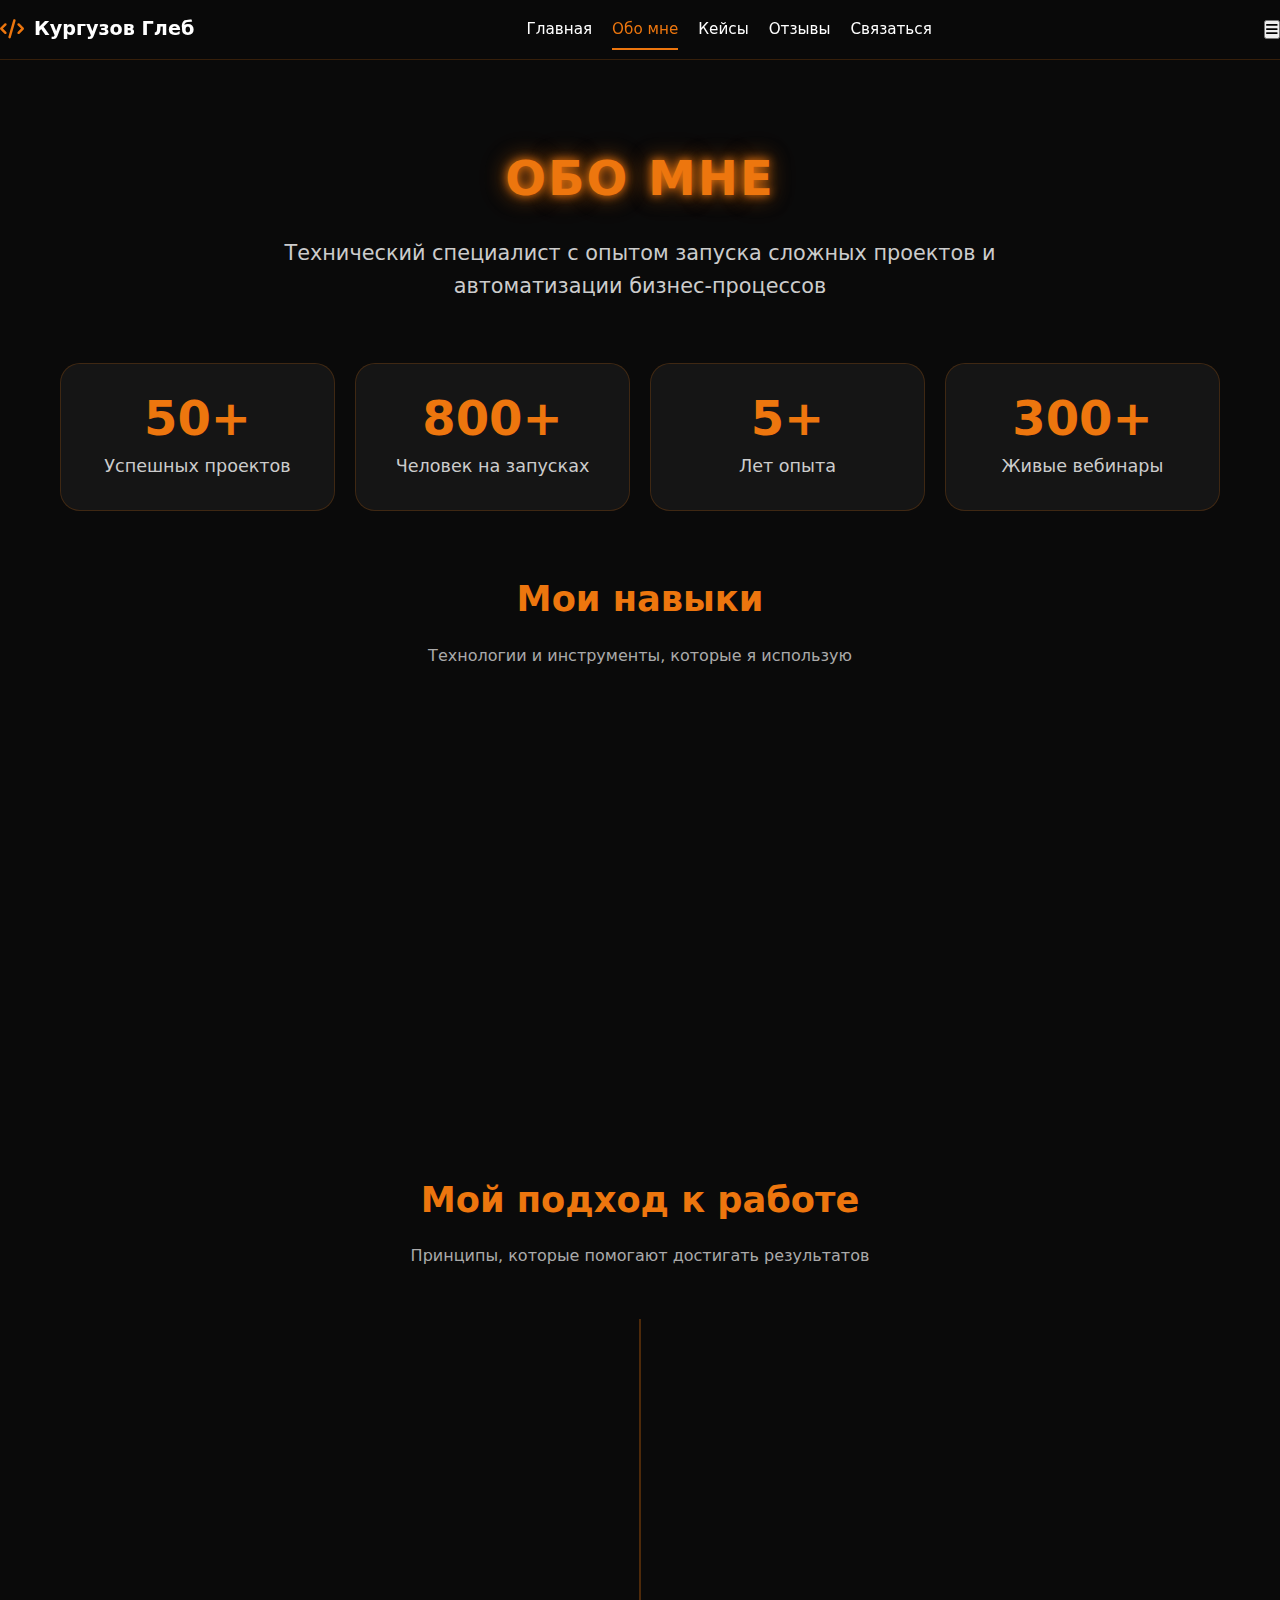
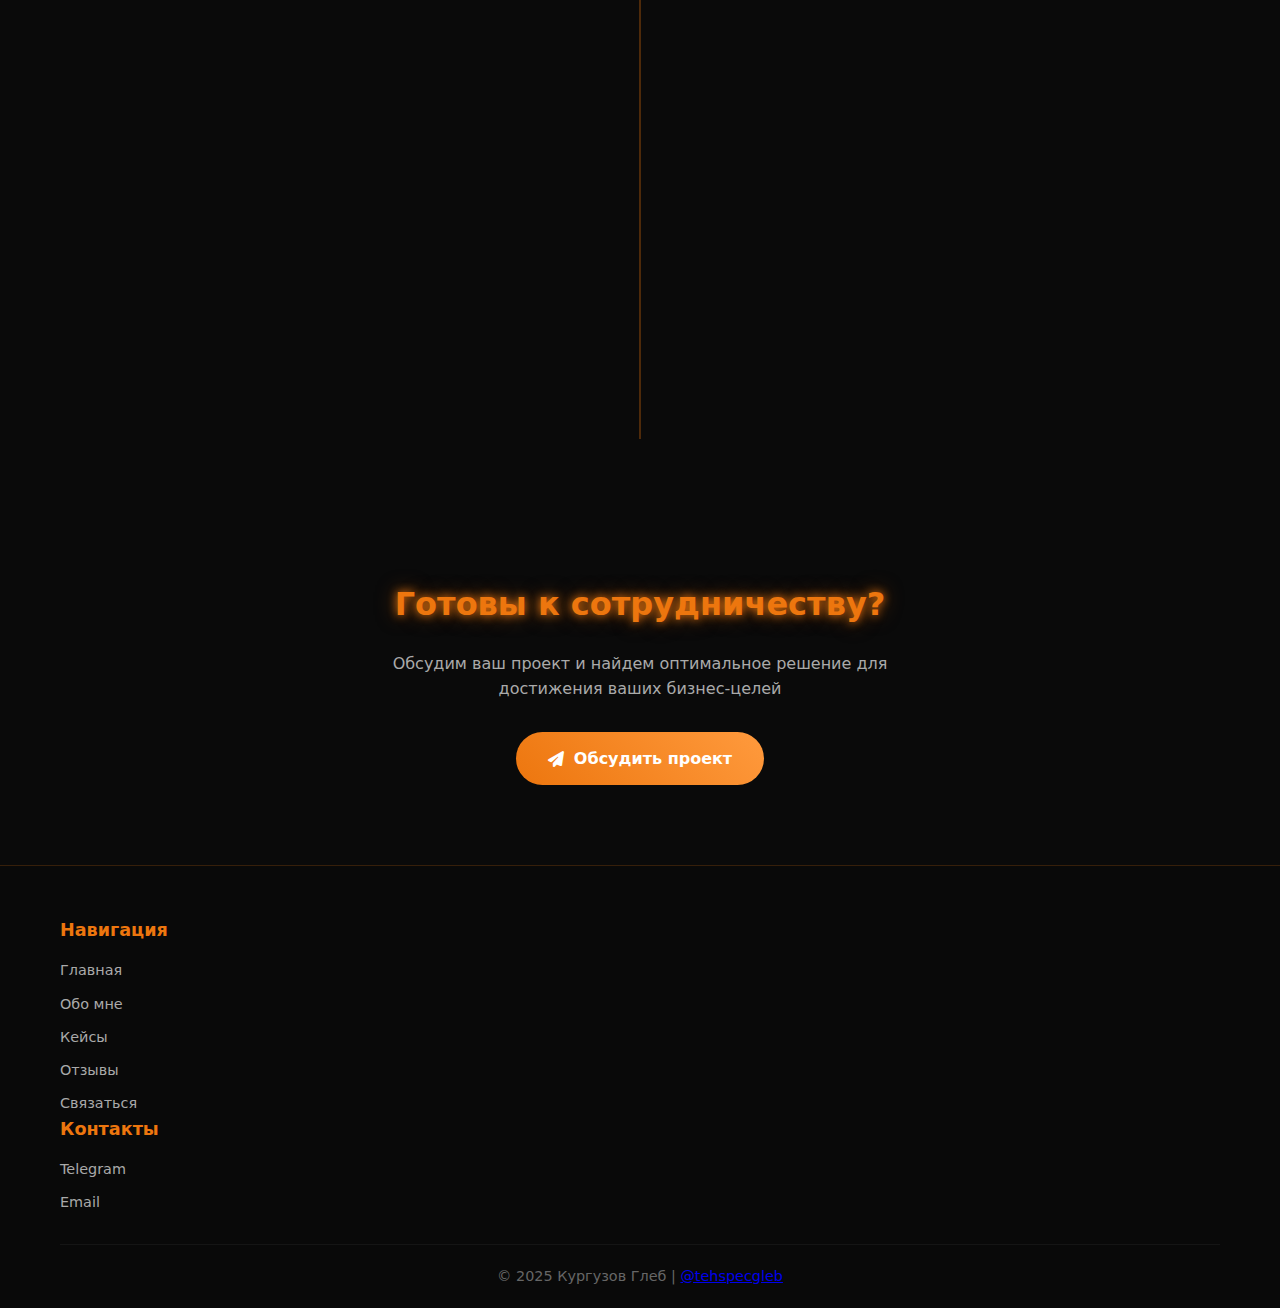
<file: about.html>
<!DOCTYPE html>
<html lang="ru">
<head>
    <meta charset="UTF-8">
    <meta name="viewport" content="width=device-width, initial-scale=1.0">
    <title>Обо мне | Кургузов Глеб</title>
    <link rel="stylesheet" href="https://cdnjs.cloudflare.com/ajax/libs/font-awesome/6.4.0/css/all.min.css">
    <link rel="stylesheet" href="style.css">
    <style>
        .about-hero {
            padding-top: 70px;
            text-align: center;
            margin-bottom: 60px;
        }
        
        .about-hero h1 {
            font-size: 3rem;
            margin-bottom: 20px;
            color: var(--primary);
            text-transform: uppercase;
            letter-spacing: 2px;
            text-shadow: 0 0 10px var(--primary),
                         0 0 20px rgba(237, 118, 14, 0.5),
                         0 0 30px rgba(237, 118, 14, 0.3);
        }
        
        .about-hero .subtitle {
            font-size: 1.3rem;
            color: #ccc;
            max-width: 800px;
            margin: 0 auto;
            line-height: 1.6;
        }
        
        .stats-grid {
            display: grid;
            grid-template-columns: repeat(auto-fit, minmax(200px, 1fr));
            gap: 20px;
            margin-bottom: 60px;
        }
        
        .stat-card {
            background: rgba(26, 26, 26, 0.7);
            padding: 30px 20px;
            border-radius: 20px;
            text-align: center;
            border: 1px solid rgba(237, 118, 14, 0.2);
            transition: var(--transition);
            position: relative;
            overflow: hidden;
        }
        
        .stat-card:hover {
            transform: translateY(-10px);
            border-color: var(--primary);
            box-shadow: 0 10px 30px rgba(237, 118, 14, 0.2);
        }
        
        .stat-number {
            font-size: 3rem;
            font-weight: 700;
            color: var(--primary);
            margin-bottom: 10px;
            line-height: 1;
        }
        
        .stat-label {
            font-size: 1.1rem;
            color: #ccc;
        }
        
        .skills-section {
            margin-bottom: 60px;
        }
        
        .skills-grid {
            display: grid;
            grid-template-columns: repeat(auto-fit, minmax(300px, 1fr));
            gap: 25px;
        }
        
        .skill-category {
            background: rgba(26, 26, 26, 0.7);
            padding: 25px;
            border-radius: 15px;
            border: 1px solid rgba(255, 255, 255, 0.05);
            transition: var(--transition);
            opacity: 0;
            transform: translateY(20px);
        }

        .skill-category.animated {
            animation: fadeInUp 0.6s ease forwards;
        }

        .skill-category:nth-child(1) { animation-delay: 0.1s; }
        .skill-category:nth-child(2) { animation-delay: 0.2s; }
        .skill-category:nth-child(3) { animation-delay: 0.3s; }
        
        .skill-category:hover {
            transform: translateY(-5px);
            border-color: var(--primary);
            box-shadow: 0 5px 20px rgba(237, 118, 14, 0.2);
        }
        
        .skill-category h3 {
            color: var(--primary);
            margin-bottom: 20px;
            font-size: 1.4rem;
            display: flex;
            align-items: center;
            gap: 10px;
        }
        
        .skill-list {
            list-style: none;
            padding: 0;
        }
        
        .skill-list li {
            padding: 10px 0;
            border-bottom: 1px solid rgba(255, 255, 255, 0.05);
            color: #ccc;
            display: flex;
            align-items: center;
            gap: 10px;
            font-size: 0.95rem;
        }
        
        .skill-list li:last-child {
            border-bottom: none;
        }
        
        .skill-list li i {
            color: var(--primary);
        }
        
        .experience-section {
            margin-bottom: 60px;
        }
        
        .timeline {
            position: relative;
            max-width: 800px;
            margin: 0 auto;
        }
        
        .timeline::before {
            content: '';
            position: absolute;
            left: 50%;
            transform: translateX(-50%);
            width: 2px;
            height: 100%;
            background: rgba(237, 118, 14, 0.3);
        }
        
        .timeline-item {
            position: relative;
            margin-bottom: 40px;
            width: 45%;
            opacity: 0;
            transform: translateY(20px);
        }

        .timeline-item.animated {
            animation: fadeInUp 0.6s ease forwards;
        }

        .timeline-item:nth-child(1) { animation-delay: 0.1s; }
        .timeline-item:nth-child(2) { animation-delay: 0.2s; }
        .timeline-item:nth-child(3) { animation-delay: 0.3s; }
        .timeline-item:nth-child(4) { animation-delay: 0.4s; }
        
        .timeline-item:nth-child(odd) {
            left: 0;
            text-align: right;
            padding-right: 60px;
        }
        
        .timeline-item:nth-child(even) {
            left: 55%;
            padding-left: 60px;
        }
        
        .timeline-dot {
            position: absolute;
            width: 16px;
            height: 16px;
            background: var(--primary);
            border-radius: 50%;
            top: 5px;
        }
        
        .timeline-item:nth-child(odd) .timeline-dot {
            right: -8px;
        }
        
        .timeline-item:nth-child(even) .timeline-dot {
            left: -8px;
        }
        
        .timeline-content h4 {
            color: var(--light);
            margin-bottom: 10px;
            font-size: 1.2rem;
        }
        
        .timeline-content p {
            color: #aaa;
            line-height: 1.6;
            font-size: 0.95rem;
        }
        
        @media (max-width: 768px) {
            .about-hero {
                padding-top: 80px;
            }
            
            .about-hero h1 {
                font-size: 2.2rem;
            }
            
            .about-hero .subtitle {
                font-size: 1.1rem;
            }
            
            .timeline::before {
                left: 20px;
            }
            
            .timeline-item {
                width: 100%;
                left: 0 !important;
                text-align: left !important;
                padding-left: 60px !important;
                padding-right: 0 !important;
            }
            
            .timeline-item:nth-child(odd) .timeline-dot,
            .timeline-item:nth-child(even) .timeline-dot {
                left: 12px;
                right: auto;
            }
        }

        @media (max-width: 576px) {
            .about-hero h1 {
                font-size: 1.8rem;
            }
            
            .about-hero .subtitle {
                font-size: 1rem;
                padding: 0 15px;
            }
            
            .stat-number {
                font-size: 2.5rem;
            }
            
            .stats-grid {
                grid-template-columns: repeat(2, 1fr);
            }
            
            .skills-grid {
                grid-template-columns: 1fr;
            }
        }
        
        @media (max-width: 390px) {
            .stats-grid {
                grid-template-columns: 1fr;
            }
            
            .stat-card {
                padding: 25px 15px;
            }
            
            .skill-category {
                padding: 20px;
            }
        }
    </style>
</head>
<body>
    <!-- Шапка -->
    <header>
        <div class="nav-container">
            <div class="logo">
                <i class="fas fa-code"></i>
                Кургузов Глеб
            </div>
            <nav class="nav-links">
                <a href="index.html">Главная</a>
                <a href="about.html" class="active">Обо мне</a>
                <a href="portfolio.html">Кейсы</a>
                <a href="reviews.html">Отзывы</a>
                <a href="contact.html">Связаться</a>
            </nav>
            <button class="mobile-menu-btn" id="mobileMenuBtn">
                <i class="fas fa-bars"></i>
            </button>
        </div>
    </header>

    <!-- Основное содержимое -->
    <main style="padding-top: 70px;">
        <div class="container">
            <!-- Герой -->
            <section class="about-hero">
                <h1>Обо мне</h1>
                <div class="subtitle">
                    Технический специалист с опытом запуска сложных проектов и автоматизации бизнес-процессов
                </div>
            </section>

            <!-- Статистика -->
            <section class="stats-grid">
                <div class="stat-card" data-animated="false">
                    <div class="stat-number">50+</div>
                    <div class="stat-label">Успешных проектов</div>
                </div>
                <div class="stat-card" data-animated="false">
                    <div class="stat-number">800+</div>
                    <div class="stat-label">Человек на запусках</div>
                </div>
                <div class="stat-card" data-animated="false">
                    <div class="stat-number">5+</div>
                    <div class="stat-label">Лет опыта</div>
                </div>
                <div class="stat-card" data-animated="false">
                    <div class="stat-number">300+</div>
                    <div class="stat-label">Живые вебинары</div>
                </div>
            </section>

            <!-- Навыки -->
            <section class="skills-section">
                <div class="section-title">
                    <h2>Мои навыки</h2>
                    <p>Технологии и инструменты, которые я использую</p>
                </div>
                
                <div class="skills-grid">
                    <div class="skill-category" data-animated="false">
                        <h3><i class="fas fa-laptop-code"></i> Разработка сайтов</h3>
                        <ul class="skill-list">
                            <li><i class="fas fa-check"></i> Тильда (лендинги, многостраничники)</li>
                            <li><i class="fas fa-check"></i> WordPress (блоги, корпоративные сайты)</li>
                            <li><i class="fas fa-check"></i> 1C-Битрикс (порталы, CRM)</li>
                            <li><i class="fas fa-check"></i> HTML5, CSS3, JavaScript</li>
                            <li><i class="fas fa-check"></i> Адаптивная верстка</li>
                        </ul>
                    </div>
                    
                    <div class="skill-category" data-animated="false">
                        <h3><i class="fas fa-robot"></i> Чат-боты и автоматизация</h3>
                        <ul class="skill-list">
                            <li><i class="fas fa-check"></i> Telegram боты (на конструкторе и коде)</li>
                            <li><i class="fas fa-check"></i> Сложные боты с интеграциями</li>
                            <li><i class="fas fa-check"></i> Автоматические воронки продаж</li>
                            <li><i class="fas fa-check"></i> Интеграция с CRM системами</li>
                            <li><i class="fas fa-check"></i> Google Sheets + API</li>
                        </ul>
                    </div>
                    
                    <div class="skill-category" data-animated="false">
                        <h3><i class="fas fa-cogs"></i> CRM и системы</h3>
                        <ul class="skill-list">
                            <li><i class="fas fa-check"></i> Настройка и внедрение CRM</li>
                            <li><i class="fas fa-check"></i> Автоматизация бизнес-процессов</li>
                            <li><i class="fas fa-check"></i> Разработка дашбордов</li>
                            <li><i class="fas fa-check"></i> Аналитика и отчетность</li>
                            <li><i class="fas fa-check"></i> Интеграция платежных систем</li>
                        </ul>
                    </div>
                </div>
            </section>

            <!-- Опыт -->
            <section class="experience-section">
                <div class="section-title">
                    <h2>Мой подход к работе</h2>
                    <p>Принципы, которые помогают достигать результатов</p>
                </div>
                
                <div class="timeline">
                    <div class="timeline-item" data-animated="false">
                        <div class="timeline-dot"></div>
                        <div class="timeline-content">
                            <h4>Глубокий анализ</h4>
                            <p>Перед началом работы изучаю бизнес-процессы, целевую аудиторию и конкурентов. Это позволяет создавать решения, которые действительно работают.</p>
                        </div>
                    </div>
                    
                    <div class="timeline-item" data-animated="false">
                        <div class="timeline-dot"></div>
                        <div class="timeline-content">
                            <h4>Инновационные решения</h4>
                            <p>Постоянно изучаю новые технологии и инструменты. Внедряю в проекты современные решения, которые дают конкурентное преимущество.</p>
                        </div>
                    </div>
                    
                    <div class="timeline-item" data-animated="false">
                        <div class="timeline-dot"></div>
                        <div class="timeline-content">
                            <h4>Масштабируемость</h4>
                            <p>Создаю системы, которые легко масштабируются. От небольших лендингов до сложных многостраничных порталов с CRM.</p>
                        </div>
                    </div>
                    
                    <div class="timeline-item" data-animated="false">
                        <div class="timeline-dot"></div>
                        <div class="timeline-content">
                            <h4>Поддержка и развитие</h4>
                            <p>Не бросаю проект после сдачи. Предоставляю поддержку, помогаю развивать и оптимизировать систему по мере роста бизнеса.</p>
                        </div>
                    </div>
                </div>
            </section>

            <!-- CTA -->
            <section class="section" style="text-align: center; margin-top: 40px;">
                <h2 style="margin-bottom: 20px; font-size: 2rem; color: var(--primary); text-shadow: 0 0 10px var(--primary), 0 0 20px rgba(237, 118, 14, 0.5);">Готовы к сотрудничеству?</h2>
                <p style="color: #aaa; margin-bottom: 30px; max-width: 600px; margin-left: auto; margin-right: auto;">
                    Обсудим ваш проект и найдем оптимальное решение для достижения ваших бизнес-целей
                </p>
                <a href="contact.html" class="btn btn-primary" style="font-size: 1rem;">
                    <i class="fas fa-paper-plane"></i> Обсудить проект
                </a>
            </section>
        </div>
    </main>

    <!-- Подвал -->
    <footer>
        <div class="container">
            <div class="footer-content">
                <div class="footer-columns">
                    <div class="footer-section">
                        <h4>Навигация</h4>
                        <div class="footer-links">
                            <a href="index.html">Главная</a>
                            <a href="about.html">Обо мне</a>
                            <a href="portfolio.html">Кейсы</a>
                            <a href="reviews.html">Отзывы</a>
                            <a href="contact.html">Связаться</a>
                        </div>
                    </div>
                    
                    <div class="footer-section">
                        <h4>Контакты</h4>
                        <div class="footer-links">
                            <a href="https://t.me/tehspecgleb">Telegram</a>
                            <a href="mailto:kurguzovgleb@yandex.ru">Email</a>
                        </div>
                    </div>
                </div>
            </div>
            
            <div class="copyright">
                <p>&copy; 2025 Кургузов Глеб | <a href="https://t.me/tehspecgleb">@tehspecgleb</a></p>
            </div>
        </div>
    </footer>

    <script src="script.js"></script>
</body>
</html>
</file>
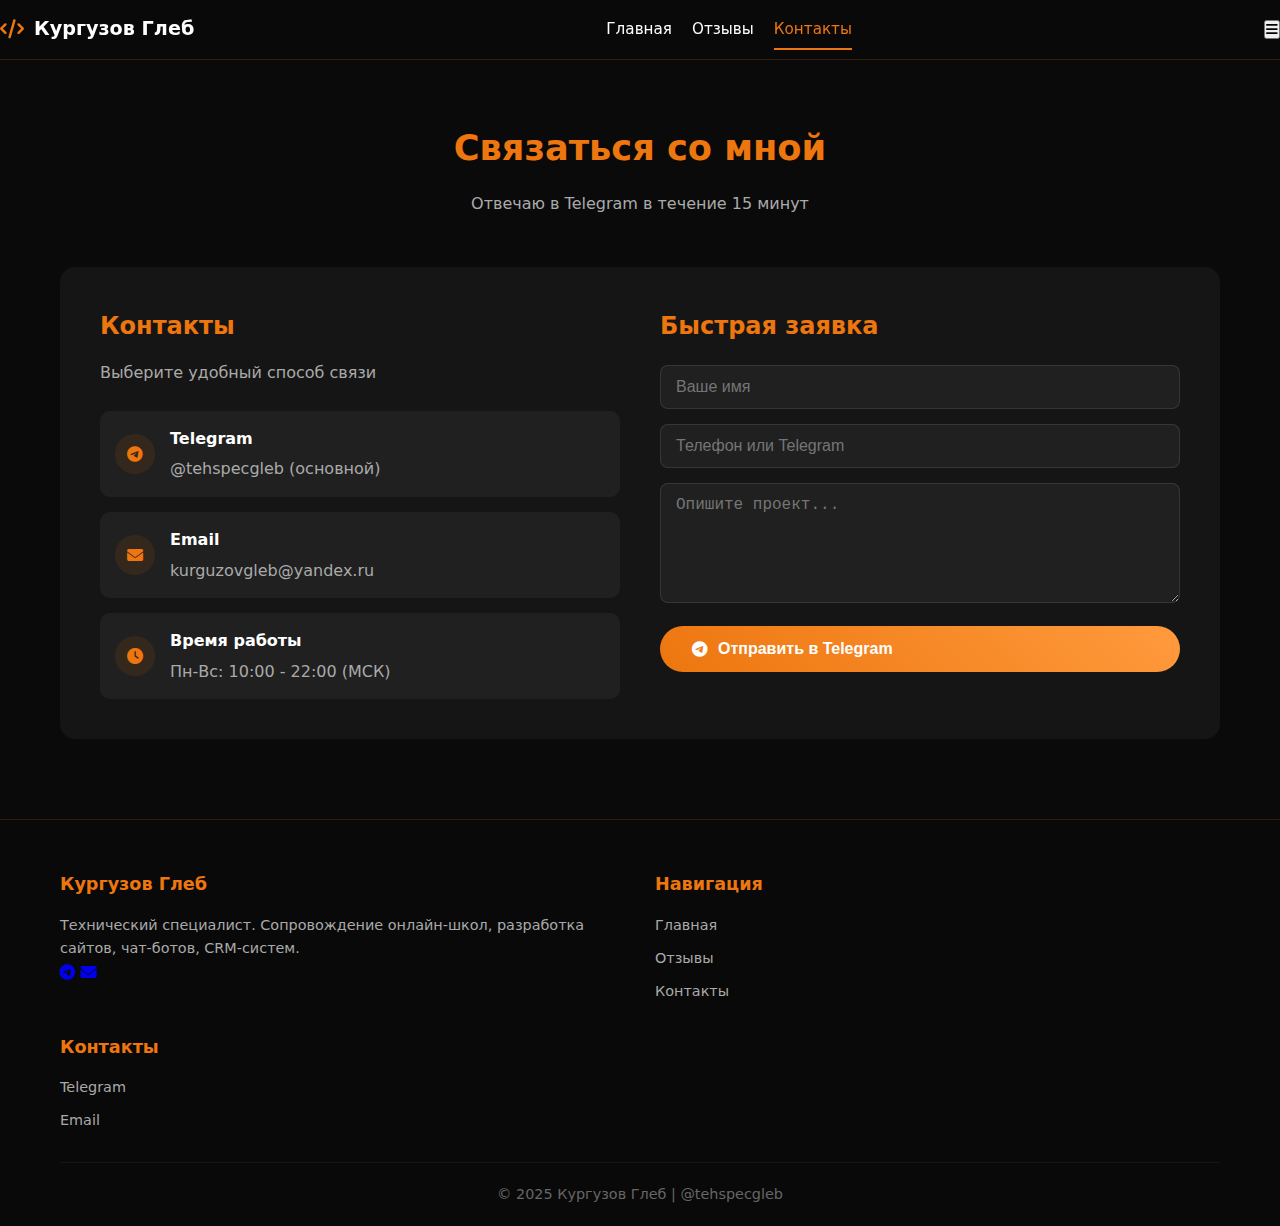
<file: contact.html>
<!DOCTYPE html>
<html lang="ru">
<head>
    <meta charset="UTF-8">
    <meta name="viewport" content="width=device-width, initial-scale=1.0">
    <title>Контакты | Кургузов Глеб</title>
    <link rel="stylesheet" href="https://cdnjs.cloudflare.com/ajax/libs/font-awesome/6.4.0/css/all.min.css">
    <link rel="stylesheet" href="style.css">
</head>
<body>
    <!-- Шапка -->
    <header>
        <div class="nav-container">
            <div class="logo">
                <i class="fas fa-code"></i>
                Кургузов Глеб
            </div>
            
            <nav class="nav-links">
                <a href="index.html">Главная</a>
                <a href="reviews.html">Отзывы</a>
                <a href="contact.html" class="active">Контакты</a>
            </nav>
            
            <button class="mobile-menu-btn" id="menuBtn">
                <i class="fas fa-bars"></i>
            </button>
        </div>
    </header>

    <!-- Контакты -->
    <section class="section" style="padding-top: 120px;">
        <div class="container">
            <div class="section-title">
                <h2>Связаться со мной</h2>
                <p>Отвечаю в Telegram в течение 15 минут</p>
            </div>
            
            <div class="contact-section">
                <div class="contact-grid">
                    <div class="contact-info">
                        <h3>Контакты</h3>
                        <p>Выберите удобный способ связи</p>
                        
                        <div class="contact-methods">
                            <a href="https://t.me/tehspecgleb" target="_blank" style="text-decoration: none;">
                                <div class="contact-method">
                                    <div class="contact-icon">
                                        <i class="fab fa-telegram"></i>
                                    </div>
                                    <div>
                                        <strong>Telegram</strong>
                                        <p>@tehspecgleb (основной)</p>
                                    </div>
                                </div>
                            </a>
                            
                            <div class="contact-method">
                                <div class="contact-icon">
                                    <i class="fas fa-envelope"></i>
                                </div>
                                <div>
                                    <strong>Email</strong>
                                    <p>kurguzovgleb@yandex.ru</p>
                                </div>
                            </div>
                            
                            <div class="contact-method">
                                <div class="contact-icon">
                                    <i class="fas fa-clock"></i>
                                </div>
                                <div>
                                    <strong>Время работы</strong>
                                    <p>Пн-Вс: 10:00 - 22:00 (МСК)</p>
                                </div>
                            </div>
                        </div>
                    </div>
                    
                    <div class="contact-form">
                        <h3>Быстрая заявка</h3>
                        <div class="form-group">
                            <input type="text" id="contact-name" placeholder="Ваше имя" required>
                        </div>
                        <div class="form-group">
                            <input type="tel" id="contact-phone" placeholder="Телефон или Telegram" required>
                        </div>
                        <div class="form-group">
                            <textarea id="contact-message" placeholder="Опишите проект..." required></textarea>
                        </div>
                        <button type="button" class="btn btn-primary" onclick="sendContactToTelegram()">
                            <i class="fab fa-telegram"></i> Отправить в Telegram
                        </button>
                    </div>
                </div>
            </div>
        </div>
    </section>

    <!-- Подвал -->
    <footer>
        <div class="container">
            <div class="footer-content">
                <div class="footer-section">
                    <h4>Кургузов Глеб</h4>
                    <p>Технический специалист. Сопровождение онлайн-школ, разработка сайтов, чат-ботов, CRM-систем.</p>
                    <div class="social-links">
                        <a href="https://t.me/tehspecgleb" target="_blank" class="social-link"><i class="fab fa-telegram"></i></a>
                        <a href="mailto:kurguzovgleb@yandex.ru" class="social-link"><i class="fas fa-envelope"></i></a>
                    </div>
                </div>
                
                <div class="footer-section">
                    <h4>Навигация</h4>
                    <div class="footer-links">
                        <a href="index.html">Главная</a>
                        <a href="reviews.html">Отзывы</a>
                        <a href="contact.html">Контакты</a>
                    </div>
                </div>
                
                <div class="footer-section">
                    <h4>Контакты</h4>
                    <div class="footer-links">
                        <a href="https://t.me/tehspecgleb">Telegram</a>
                        <a href="mailto:kurguzovgleb@yandex.ru">Email</a>
                    </div>
                </div>
            </div>
            
            <div class="copyright">
                <p>&copy; 2025 Кургузов Глеб | <a href="https://t.me/tehspecgleb" style="color: #666; text-decoration: none;">@tehspecgleb</a></p>
            </div>
        </div>
    </footer>

    <script src="script.js"></script>
</body>
</html>
</file>
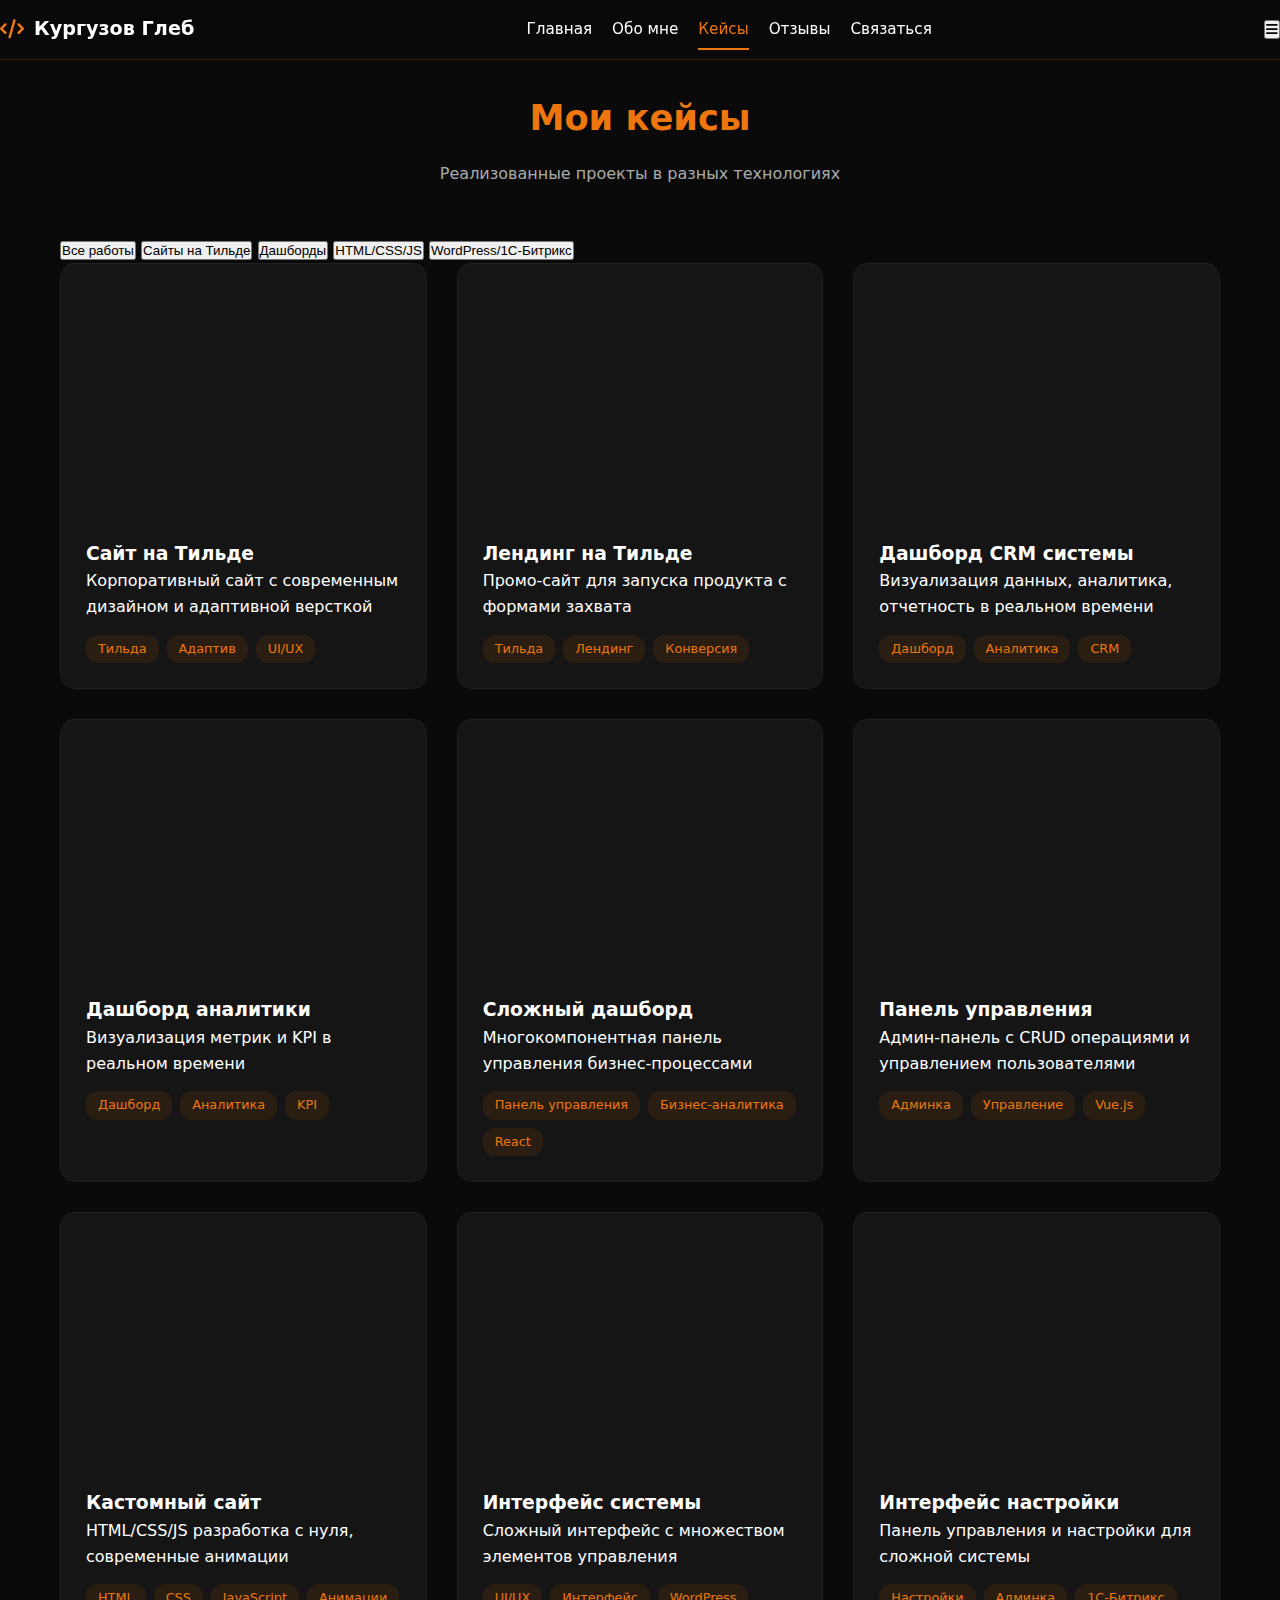
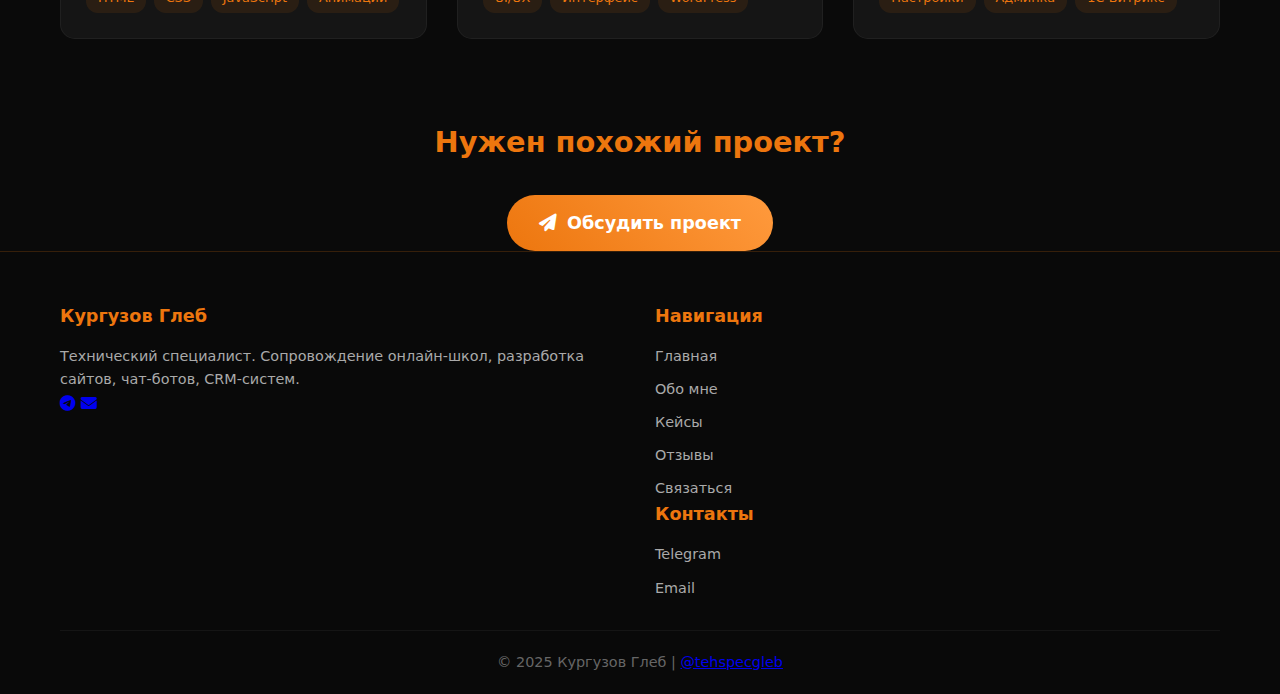
<file: portfolio.html>
<!DOCTYPE html>
<html lang="ru">
<head>
    <meta charset="UTF-8">
    <meta name="viewport" content="width=device-width, initial-scale=1.0">
    <title>Кейсы | Кургузов Глеб</title>
    <link rel="stylesheet" href="https://cdnjs.cloudflare.com/ajax/libs/font-awesome/6.4.0/css/all.min.css">
    <link rel="stylesheet" href="style.css">
</head>
<body>
    <!-- Шапка -->
    <header>
        <div class="nav-container">
            <div class="logo">
                <i class="fas fa-code"></i>
                Кургузов Глеб
            </div>
            <nav class="nav-links">
                <a href="index.html">Главная</a>
                <a href="about.html">Обо мне</a>
                <a href="portfolio.html" class="active">Кейсы</a>
                <a href="reviews.html">Отзывы</a>
                <a href="contact.html">Связаться</a>
            </nav>
            <button class="mobile-menu-btn" id="mobileMenuBtn">
                <i class="fas fa-bars"></i>
            </button>
        </div>
    </header>

    <!-- Основное содержимое -->
    <main style="padding-top: 90px;">
        <div class="container">
            <div class="section-title">
                <h2>Мои кейсы</h2>
                <p>Реализованные проекты в разных технологиях</p>
            </div>

            <!-- Категории -->
            <div class="categories">
                <button class="category-btn active" data-category="all">Все работы</button>
                <button class="category-btn" data-category="tilda">Сайты на Тильде</button>
                <button class="category-btn" data-category="dashboard">Дашборды</button>
                <button class="category-btn" data-category="html">HTML/CSS/JS</button>
                <button class="category-btn" data-category="cms">WordPress/1C-Битрикс</button>
            </div>

            <!-- Работы -->
            <div class="portfolio-grid" style="display: grid; grid-template-columns: repeat(auto-fill, minmax(350px, 1fr)); gap: 30px;">
                <!-- Сайты на Тильде -->
                <div class="portfolio-item" data-category="tilda" style="background: rgba(26, 26, 26, 0.7); border-radius: 15px; overflow: hidden; transition: var(--transition); border: 1px solid rgba(255, 255, 255, 0.05);">
                    <div class="portfolio-img" style="height: 250px; background-size: cover; background-position: center; background-image: url('https://raw.githubusercontent.com/mmakimore/tehspec/main/photo_2025-08-25_12-46-07.jpg');"></div>
                    <div class="portfolio-content" style="padding: 25px;">
                        <h3>Сайт на Тильде</h3>
                        <p>Корпоративный сайт с современным дизайном и адаптивной версткой</p>
                        <div class="portfolio-tags" style="display: flex; flex-wrap: wrap; gap: 8px; margin-top: 15px;">
                            <span class="tag">Тильда</span>
                            <span class="tag">Адаптив</span>
                            <span class="tag">UI/UX</span>
                        </div>
                    </div>
                </div>

                <div class="portfolio-item" data-category="tilda" style="background: rgba(26, 26, 26, 0.7); border-radius: 15px; overflow: hidden; transition: var(--transition); border: 1px solid rgba(255, 255, 255, 0.05);">
                    <div class="portfolio-img" style="height: 250px; background-size: cover; background-position: center; background-image: url('https://raw.githubusercontent.com/mmakimore/tehspec/main/photo_2025-08-25_12-46-07%20(2).jpg');"></div>
                    <div class="portfolio-content" style="padding: 25px;">
                        <h3>Лендинг на Тильде</h3>
                        <p>Промо-сайт для запуска продукта с формами захвата</p>
                        <div class="portfolio-tags" style="display: flex; flex-wrap: wrap; gap: 8px; margin-top: 15px;">
                            <span class="tag">Тильда</span>
                            <span class="tag">Лендинг</span>
                            <span class="tag">Конверсия</span>
                        </div>
                    </div>
                </div>

                <!-- Дашборды -->
                <div class="portfolio-item" data-category="dashboard" style="background: rgba(26, 26, 26, 0.7); border-radius: 15px; overflow: hidden; transition: var(--transition); border: 1px solid rgba(255, 255, 255, 0.05);">
                    <div class="portfolio-img" style="height: 250px; background-size: cover; background-position: center; background-image: url('https://raw.githubusercontent.com/mmakimore/tehspec/main/photo_2026-01-09_15-29-23%20(2).jpg');"></div>
                    <div class="portfolio-content" style="padding: 25px;">
                        <h3>Дашборд CRM системы</h3>
                        <p>Визуализация данных, аналитика, отчетность в реальном времени</p>
                        <div class="portfolio-tags" style="display: flex; flex-wrap: wrap; gap: 8px; margin-top: 15px;">
                            <span class="tag">Дашборд</span>
                            <span class="tag">Аналитика</span>
                            <span class="tag">CRM</span>
                        </div>
                    </div>
                </div>

                <div class="portfolio-item" data-category="dashboard" style="background: rgba(26, 26, 26, 0.7); border-radius: 15px; overflow: hidden; transition: var(--transition); border: 1px solid rgba(255, 255, 255, 0.05);">
                    <div class="portfolio-img" style="height: 250px; background-size: cover; background-position: center; background-image: url('https://raw.githubusercontent.com/mmakimore/tehspec/main/photo_2026-01-09_15-29-23.jpg');"></div>
                    <div class="portfolio-content" style="padding: 25px;">
                        <h3>Дашборд аналитики</h3>
                        <p>Визуализация метрик и KPI в реальном времени</p>
                        <div class="portfolio-tags" style="display: flex; flex-wrap: wrap; gap: 8px; margin-top: 15px;">
                            <span class="tag">Дашборд</span>
                            <span class="tag">Аналитика</span>
                            <span class="tag">KPI</span>
                        </div>
                    </div>
                </div>

                <div class="portfolio-item" data-category="dashboard" style="background: rgba(26, 26, 26, 0.7); border-radius: 15px; overflow: hidden; transition: var(--transition); border: 1px solid rgba(255, 255, 255, 0.05);">
                    <div class="portfolio-img" style="height: 250px; background-size: cover; background-position: center; background-image: url('https://raw.githubusercontent.com/mmakimore/tehspec/main/photo_2026-01-09_15-40-07.jpg');"></div>
                    <div class="portfolio-content" style="padding: 25px;">
                        <h3>Сложный дашборд</h3>
                        <p>Многокомпонентная панель управления бизнес-процессами</p>
                        <div class="portfolio-tags" style="display: flex; flex-wrap: wrap; gap: 8px; margin-top: 15px;">
                            <span class="tag">Панель управления</span>
                            <span class="tag">Бизнес-аналитика</span>
                            <span class="tag">React</span>
                        </div>
                    </div>
                </div>

                <div class="portfolio-item" data-category="dashboard" style="background: rgba(26, 26, 26, 0.7); border-radius: 15px; overflow: hidden; transition: var(--transition); border: 1px solid rgba(255, 255, 255, 0.05);">
                    <div class="portfolio-img" style="height: 250px; background-size: cover; background-position: center; background-image: url('https://raw.githubusercontent.com/mmakimore/tehspec/main/photo_2026-01-09_15-39-24.jpg');"></div>
                    <div class="portfolio-content" style="padding: 25px;">
                        <h3>Панель управления</h3>
                        <p>Админ-панель с CRUD операциями и управлением пользователями</p>
                        <div class="portfolio-tags" style="display: flex; flex-wrap: wrap; gap: 8px; margin-top: 15px;">
                            <span class="tag">Админка</span>
                            <span class="tag">Управление</span>
                            <span class="tag">Vue.js</span>
                        </div>
                    </div>
                </div>

                <!-- HTML/CSS/JS -->
                <div class="portfolio-item" data-category="html" style="background: rgba(26, 26, 26, 0.7); border-radius: 15px; overflow: hidden; transition: var(--transition); border: 1px solid rgba(255, 255, 255, 0.05);">
                    <div class="portfolio-img" style="height: 250px; background-size: cover; background-position: center; background-image: url('https://raw.githubusercontent.com/mmakimore/tehspec/main/photo_2026-01-09_15-28-46.jpg');"></div>
                    <div class="portfolio-content" style="padding: 25px;">
                        <h3>Кастомный сайт</h3>
                        <p>HTML/CSS/JS разработка с нуля, современные анимации</p>
                        <div class="portfolio-tags" style="display: flex; flex-wrap: wrap; gap: 8px; margin-top: 15px;">
                            <span class="tag">HTML</span>
                            <span class="tag">CSS</span>
                            <span class="tag">JavaScript</span>
                            <span class="tag">Анимации</span>
                        </div>
                    </div>
                </div>

                <!-- WordPress/1C-Битрикс -->
                <div class="portfolio-item" data-category="cms" style="background: rgba(26, 26, 26, 0.7); border-radius: 15px; overflow: hidden; transition: var(--transition); border: 1px solid rgba(255, 255, 255, 0.05);">
                    <div class="portfolio-img" style="height: 250px; background-size: cover; background-position: center; background-image: url('https://raw.githubusercontent.com/mmakimore/tehspec/main/photo_2025-08-17_10-14-24.jpg');"></div>
                    <div class="portfolio-content" style="padding: 25px;">
                        <h3>Интерфейс системы</h3>
                        <p>Сложный интерфейс с множеством элементов управления</p>
                        <div class="portfolio-tags" style="display: flex; flex-wrap: wrap; gap: 8px; margin-top: 15px;">
                            <span class="tag">UI/UX</span>
                            <span class="tag">Интерфейс</span>
                            <span class="tag">WordPress</span>
                        </div>
                    </div>
                </div>

                <div class="portfolio-item" data-category="cms" style="background: rgba(26, 26, 26, 0.7); border-radius: 15px; overflow: hidden; transition: var(--transition); border: 1px solid rgba(255, 255, 255, 0.05);">
                    <div class="portfolio-img" style="height: 250px; background-size: cover; background-position: center; background-image: url('https://raw.githubusercontent.com/mmakimore/tehspec/main/photo_2025-08-17_10-14-24%20(2).jpg');"></div>
                    <div class="portfolio-content" style="padding: 25px;">
                        <h3>Интерфейс настройки</h3>
                        <p>Панель управления и настройки для сложной системы</p>
                        <div class="portfolio-tags" style="display: flex; flex-wrap: wrap; gap: 8px; margin-top: 15px;">
                            <span class="tag">Настройки</span>
                            <span class="tag">Админка</span>
                            <span class="tag">1C-Битрикс</span>
                        </div>
                    </div>
                </div>
            </div>

            <!-- CTA -->
            <div style="text-align: center; margin-top: 80px;">
                <h3 style="margin-bottom: 30px; font-size: 1.8rem; color: var(--primary);">Нужен похожий проект?</h3>
                <a href="contact.html" class="btn btn-primary" style="font-size: 1.1rem;">
                    <i class="fas fa-paper-plane"></i> Обсудить проект
                </a>
            </div>
        </div>
    </main>

    <!-- Подвал -->
    <footer>
        <div class="container">
            <div class="footer-content">
                <div class="footer-section footer-center">
                    <h4>Кургузов Глеб</h4>
                    <p>Технический специалист. Сопровождение онлайн-школ, разработка сайтов, чат-ботов, CRM-систем.</p>
                    <div class="social-links">
                        <a href="https://t.me/tehspecgleb" target="_blank" class="social-link"><i class="fab fa-telegram"></i></a>
                        <a href="mailto:kurguzovgleb@yandex.ru" class="social-link"><i class="fas fa-envelope"></i></a>
                    </div>
                </div>
                
                <div class="footer-columns">
                    <div class="footer-section">
                        <h4>Навигация</h4>
                        <div class="footer-links">
                            <a href="index.html">Главная</a>
                            <a href="about.html">Обо мне</a>
                            <a href="portfolio.html">Кейсы</a>
                            <a href="reviews.html">Отзывы</a>
                            <a href="contact.html">Связаться</a>
                        </div>
                    </div>
                    
                    <div class="footer-section">
                        <h4>Контакты</h4>
                        <div class="footer-links">
                            <a href="https://t.me/tehspecgleb">Telegram</a>
                            <a href="mailto:kurguzovgleb@yandex.ru">Email</a>
                        </div>
                    </div>
                </div>
            </div>
            
            <div class="copyright">
                <p>&copy; 2025 Кургузов Глеб | <a href="https://t.me/tehspecgleb">@tehspecgleb</a></p>
            </div>
        </div>
    </footer>

    <script>
        // Фильтрация работ по категориям
        document.querySelectorAll('.category-btn').forEach(button => {
            button.addEventListener('click', () => {
                // Удаляем активный класс у всех кнопок
                document.querySelectorAll('.category-btn').forEach(btn => {
                    btn.classList.remove('active');
                });
                
                // Добавляем активный класс нажатой кнопке
                button.classList.add('active');
                
                const category = button.dataset.category;
                const items = document.querySelectorAll('.portfolio-item');
                
                items.forEach(item => {
                    if (category === 'all' || item.dataset.category === category) {
                        item.style.display = 'block';
                        setTimeout(() => {
                            item.style.opacity = '1';
                            item.style.transform = 'translateY(0)';
                        }, 10);
                    } else {
                        item.style.opacity = '0';
                        item.style.transform = 'translateY(20px)';
                        setTimeout(() => {
                            item.style.display = 'none';
                        }, 300);
                    }
                });
            });
        });

        // Мобильное меню
        const mobileMenuBtn = document.getElementById('mobileMenuBtn');
        const navLinks = document.querySelector('.nav-links');
        
        if (mobileMenuBtn && navLinks) {
            mobileMenuBtn.addEventListener('click', function() {
                navLinks.classList.toggle('active');
                this.innerHTML = navLinks.classList.contains('active') 
                    ? '<i class="fas fa-times"></i>' 
                    : '<i class="fas fa-bars"></i>';
            });
            
            navLinks.querySelectorAll('a').forEach(link => {
                link.addEventListener('click', () => {
                    navLinks.classList.remove('active');
                    if (mobileMenuBtn) {
                        mobileMenuBtn.innerHTML = '<i class="fas fa-bars"></i>';
                    }
                });
            });
        }

        // Анимация появления карточек при загрузке
        document.addEventListener('DOMContentLoaded', function() {
            const portfolioItems = document.querySelectorAll('.portfolio-item');
            portfolioItems.forEach((item, index) => {
                setTimeout(() => {
                    item.style.opacity = '1';
                    item.style.transform = 'translateY(0)';
                }, index * 100);
            });
        });
    </script>
    <script src="script.js"></script>
</body>
</html>
</file>
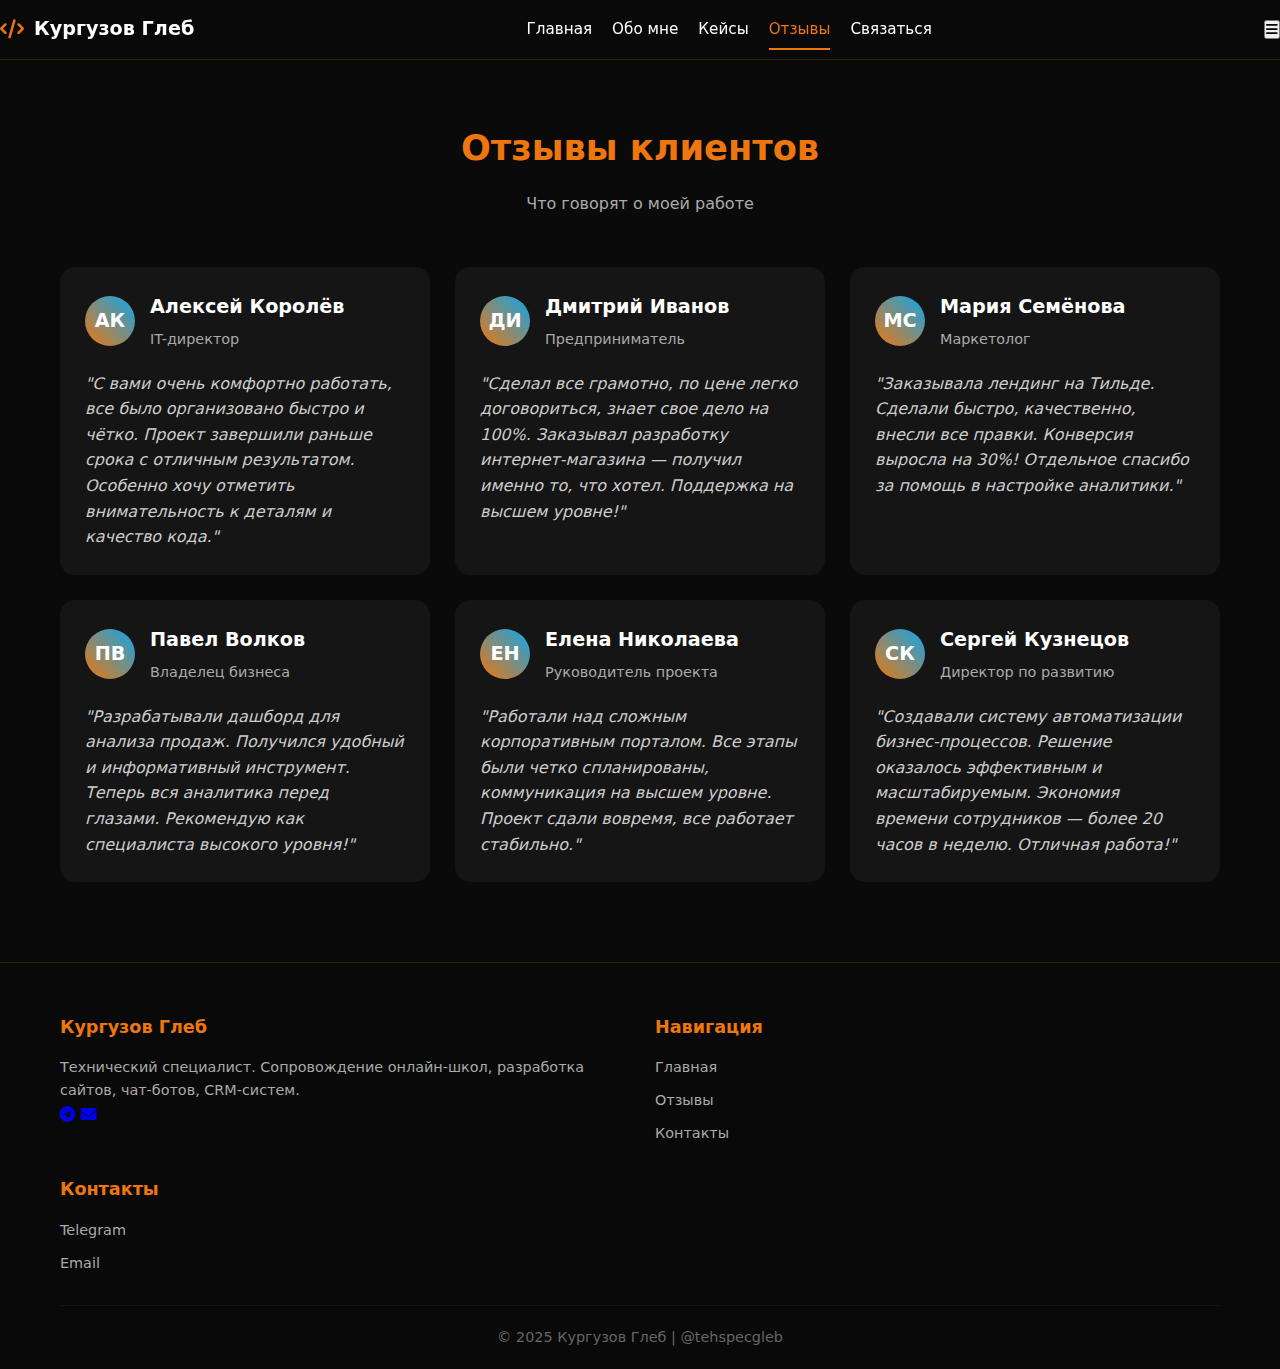
<file: reviews.html>
<!DOCTYPE html>
<html lang="ru">
<head>
    <meta charset="UTF-8">
    <meta name="viewport" content="width=device-width, initial-scale=1.0">
    <title>Отзывы | Кургузов Глеб</title>
    <link rel="stylesheet" href="https://cdnjs.cloudflare.com/ajax/libs/font-awesome/6.4.0/css/all.min.css">
    <link rel="stylesheet" href="style.css">
</head>
<body>
    <!-- Шапка -->
    <header>
        <div class="nav-container">
            <div class="logo">
                <i class="fas fa-code"></i>
                Кургузов Глеб
            </div>
            
            <nav class="nav-links">
    <a href="index.html">Главная</a>
    <a href="about.html">Обо мне</a>
    <a href="portfolio.html">Кейсы</a>
    <a href="reviews.html" class="active">Отзывы</a>
    <a href="contact.html">Связаться</a>
</nav>
<button class="mobile-menu-btn" id="mobileMenuBtn">
    <i class="fas fa-bars"></i>
</button>
        </div>
    </header>

    <!-- Отзывы -->
    <section class="section" style="padding-top: 120px;">
        <div class="container">
            <div class="section-title">
                <h2>Отзывы клиентов</h2>
                <p>Что говорят о моей работе</p>
            </div>
            
            <div class="reviews-grid">
                <div class="review-card animate-on-scroll">
                    <div class="review-header">
                        <div class="review-avatar">АК</div>
                        <div class="review-info">
                            <h4>Алексей Королёв</h4>
                            <p>IT-директор</p>
                        </div>
                    </div>
                    <p class="review-text">"С вами очень комфортно работать, все было организовано быстро и чётко. Проект завершили раньше срока с отличным результатом. Особенно хочу отметить внимательность к деталям и качество кода."</p>
                </div>
                
                <div class="review-card animate-on-scroll">
                    <div class="review-header">
                        <div class="review-avatar">ДИ</div>
                        <div class="review-info">
                            <h4>Дмитрий Иванов</h4>
                            <p>Предприниматель</p>
                        </div>
                    </div>
                    <p class="review-text">"Сделал все грамотно, по цене легко договориться, знает свое дело на 100%. Заказывал разработку интернет-магазина — получил именно то, что хотел. Поддержка на высшем уровне!"</p>
                </div>
                
                <div class="review-card animate-on-scroll">
                    <div class="review-header">
                        <div class="review-avatar">МС</div>
                        <div class="review-info">
                            <h4>Мария Семёнова</h4>
                            <p>Маркетолог</p>
                        </div>
                    </div>
                    <p class="review-text">"Заказывала лендинг на Тильде. Сделали быстро, качественно, внесли все правки. Конверсия выросла на 30%! Отдельное спасибо за помощь в настройке аналитики."</p>
                </div>
                
                <div class="review-card animate-on-scroll">
                    <div class="review-header">
                        <div class="review-avatar">ПВ</div>
                        <div class="review-info">
                            <h4>Павел Волков</h4>
                            <p>Владелец бизнеса</p>
                        </div>
                    </div>
                    <p class="review-text">"Разрабатывали дашборд для анализа продаж. Получился удобный и информативный инструмент. Теперь вся аналитика перед глазами. Рекомендую как специалиста высокого уровня!"</p>
                </div>
                
                <div class="review-card animate-on-scroll">
                    <div class="review-header">
                        <div class="review-avatar">ЕН</div>
                        <div class="review-info">
                            <h4>Елена Николаева</h4>
                            <p>Руководитель проекта</p>
                        </div>
                    </div>
                    <p class="review-text">"Работали над сложным корпоративным порталом. Все этапы были четко спланированы, коммуникация на высшем уровне. Проект сдали вовремя, все работает стабильно."</p>
                </div>
                
                <div class="review-card animate-on-scroll">
                    <div class="review-header">
                        <div class="review-avatar">СК</div>
                        <div class="review-info">
                            <h4>Сергей Кузнецов</h4>
                            <p>Директор по развитию</p>
                        </div>
                    </div>
                    <p class="review-text">"Создавали систему автоматизации бизнес-процессов. Решение оказалось эффективным и масштабируемым. Экономия времени сотрудников — более 20 часов в неделю. Отличная работа!"</p>
                </div>
            </div>
        </div>
    </section>

    <!-- Подвал -->
    <footer>
        <div class="container">
            <div class="footer-content">
                <div class="footer-section">
                    <h4>Кургузов Глеб</h4>
                    <p>Технический специалист. Сопровождение онлайн-школ, разработка сайтов, чат-ботов, CRM-систем.</p>
                    <div class="social-links">
                        <a href="https://t.me/tehspecgleb" target="_blank" class="social-link"><i class="fab fa-telegram"></i></a>
                        <a href="mailto:kurguzovgleb@yandex.ru" class="social-link"><i class="fas fa-envelope"></i></a>
                    </div>
                </div>
                
                <div class="footer-section">
                    <h4>Навигация</h4>
                    <div class="footer-links">
                        <a href="index.html">Главная</a>
                        <a href="reviews.html">Отзывы</a>
                        <a href="contact.html">Контакты</a>
                    </div>
                </div>
                
                <div class="footer-section">
                    <h4>Контакты</h4>
                    <div class="footer-links">
                        <a href="https://t.me/tehspecgleb">Telegram</a>
                        <a href="mailto:kurguzovgleb@yandex.ru">Email</a>
                    </div>
                </div>
            </div>
            
            <div class="copyright">
                <p>&copy; 2025 Кургузов Глеб | <a href="https://t.me/tehspecgleb" style="color: #666; text-decoration: none;">@tehspecgleb</a></p>
            </div>
        </div>
    </footer>

    <script src="script.js"></script>
</body>
</html>
</file>
<file: style.css>
/* ===== ОСНОВНЫЕ ПЕРЕМЕННЫЕ ===== */
:root {
    --primary: #ed760e;
    --dark: #0a0a0a;
    --light: #ffffff;
    --gray: #1a1a1a;
    --transition: all 0.3s cubic-bezier(0.4, 0, 0.2, 1);
}

/* ===== СБРОС И БАЗОВЫЕ СТИЛИ ===== */
* {
    margin: 0;
    padding: 0;
    box-sizing: border-box;
}

html {
    scroll-behavior: smooth;
}

body {
    font-family: 'Segoe UI', system-ui, -apple-system, sans-serif;
    color: var(--light);
    line-height: 1.6;
    overflow-x: hidden;
    min-height: 100vh;
    background: var(--dark) url('https://static.vecteezy.com/system/resources/previews/000/696/278/non_2x/textured-black-background-vector.jpg') fixed;
    background-size: cover;
}

/* Фон для мобилки */
@media (max-width: 768px) {
    body {
        background: var(--dark) url('https://i.pinimg.com/474x/7d/f7/c9/7df7c919d9c78a0b7454539aeb27642a.jpg') fixed;
        background-size: cover;
    }
}

.container {
    max-width: 1200px;
    margin: 0 auto;
    padding: 0 20px;
}

.hidden {
    display: none;
}

/* ===== АНИМАЦИИ ===== */
@keyframes gearSpin {
    0% { transform: translate(-50%, -50%) rotate(0deg); }
    100% { transform: translate(-50%, -50%) rotate(360deg); }
}

@keyframes gearFadeOut {
    0% { opacity: 1; }
    100% { opacity: 0; }
}

@keyframes doorOpenTop {
    0% { transform: translateY(0); }
    100% { transform: translateY(-100%); }
}

@keyframes doorOpenBottom {
    0% { transform: translateY(0); }
    100% { transform: translateY(100%); }
}

@keyframes fadeIn {
    from { opacity: 0; }
    to { opacity: 1; }
}

/* ===== ШАПКА (ЗАКРЕПЛЕНА, ТОНКАЯ) ===== */
header {
    background: rgba(10, 10, 10, 0.95);
    position: fixed;
    width: 100%;
    top: 0;
    z-index: 1000;
    border-bottom: 1px solid rgba(237, 118, 14, 0.2);
    height: 60px;
    display: flex;
    align-items: center;
}

.nav-container {
    display: flex;
    justify-content: space-between;
    align-items: center;
    width: 100%;
}

.logo {
    display: flex;
    align-items: center;
    gap: 10px;
    font-size: 1.2rem;
    font-weight: 600;
    color: var(--light);
}

.logo i {
    color: var(--primary);
}

.nav-links {
    display: flex;
    gap: 20px;
}

.nav-links a {
    color: var(--light);
    text-decoration: none;
    font-weight: 500;
    padding: 8px 0;
    font-size: 0.95rem;
    position: relative;
    transition: var(--transition);
}

.nav-links a:hover {
    color: var(--primary);
}

.nav-links a.active {
    color: var(--primary);
}

.nav-links a.active::after {
    content: '';
    position: absolute;
    bottom: 0;
    left: 0;
    width: 100%;
    height: 2px;
    background: var(--primary);
}

/* ===== АНИМАЦИЯ ЗАГРУЗКИ ===== */
#loader {
    position: fixed;
    top: 0;
    left: 0;
    width: 100%;
    height: 100%;
    background: var(--dark);
    z-index: 9999;
    display: flex;
    justify-content: center;
    align-items: center;
}

.gear-icon {
    position: absolute;
    top: 50%;
    left: 50%;
    transform: translate(-50%, -50%);
    font-size: 5rem;
    color: var(--primary);
    z-index: 2;
    animation: gearSpin 1s ease-out forwards,
               gearFadeOut 0.3s ease forwards;
    animation-delay: 0s, 1s;
}

.door {
    position: absolute;
    left: 0;
    width: 100%;
    background: var(--dark);
    z-index: 1;
}

.door-top {
    top: 0;
    height: 50%;
    animation: doorOpenTop 0.8s ease forwards;
    animation-delay: 1s;
}

.door-bottom {
    bottom: 0;
    height: 50%;
    animation: doorOpenBottom 0.8s ease forwards;
    animation-delay: 1s;
}

/* ===== ГЕРОЙ ===== */
.hero-section {
    min-height: 100vh;
    display: flex;
    align-items: center;
    padding-top: 80px;
}

.hero-content {
    text-align: center;
    max-width: 800px;
    margin: 0 auto;
    padding: 40px 20px;
    animation: fadeIn 1s ease forwards;
    opacity: 0;
}

.hero-content h1 {
    font-size: 3rem;
    margin-bottom: 15px;
    color: var(--primary);
}

.hero-content .subtitle {
    font-size: 1.5rem;
    margin-bottom: 25px;
    color: var(--light);
}

.hero-content .description {
    font-size: 1.1rem;
    color: #ccc;
    margin-bottom: 40px;
    line-height: 1.8;
}

/* ===== КНОПКА (БЕЗ ЗАЦИКЛИВАНИЯ) ===== */
.btn {
    padding: 14px 32px;
    border-radius: 30px;
    font-weight: 600;
    text-decoration: none;
    transition: var(--transition);
    display: inline-flex;
    align-items: center;
    gap: 10px;
    border: none;
    cursor: pointer;
    font-size: 1rem;
}

.btn-primary {
    background: linear-gradient(45deg, var(--primary), #ff9a3d);
    color: white;
}

.btn-primary:hover {
    transform: translateY(-3px);
    box-shadow: 0 10px 20px rgba(237, 118, 14, 0.3);
}

#cta-button {
    animation: fadeIn 1s ease forwards;
    animation-delay: 0.5s;
    opacity: 0;
}

/* ===== СЕКЦИИ ===== */
.section {
    padding: 80px 0;
}

.section-title {
    text-align: center;
    margin-bottom: 50px;
}

.section-title h2 {
    font-size: 2.2rem;
    margin-bottom: 15px;
    color: var(--primary);
}

.section-title p {
    color: #aaa;
    font-size: 1rem;
}

/* ===== УСЛУГИ ===== */
.services-grid {
    display: grid;
    grid-template-columns: repeat(auto-fit, minmax(250px, 1fr));
    gap: 25px;
}

.service-card {
    background: rgba(26, 26, 26, 0.7);
    padding: 25px;
    border-radius: 15px;
    text-align: center;
    transition: var(--transition);
    cursor: pointer;
}

.service-card:hover {
    transform: translateY(-5px);
    border: 1px solid var(--primary);
}

.service-icon {
    font-size: 2.5rem;
    color: var(--primary);
    margin-bottom: 20px;
}

.service-card h3 {
    font-size: 1.2rem;
    margin-bottom: 15px;
    color: var(--light);
}

.service-card p {
    color: #aaa;
    font-size: 0.9rem;
}

/* ===== РАБОТЫ (СЛАЙДЕР) ===== */
.works-slider {
    position: relative;
    overflow: hidden;
    margin: 0 auto;
}

.works-track {
    display: flex;
    gap: 25px;
    transition: transform 0.5s ease;
}

.work-slide {
    flex: 0 0 calc(33.333% - 17px);
    background: rgba(26, 26, 26, 0.7);
    border-radius: 15px;
    overflow: hidden;
    min-width: 300px;
}

.work-img {
    height: 200px;
    background-size: cover;
    background-position: center;
}

.work-content {
    padding: 20px;
}

.work-content h3 {
    font-size: 1.2rem;
    margin-bottom: 10px;
    color: var(--light);
}

.work-content p {
    color: #aaa;
    margin-bottom: 15px;
    font-size: 0.9rem;
}

.work-tags {
    display: flex;
    flex-wrap: wrap;
    gap: 8px;
}

.tag {
    background: rgba(237, 118, 14, 0.1);
    color: var(--primary);
    padding: 4px 12px;
    border-radius: 12px;
    font-size: 0.8rem;
}

.slider-btn {
    position: absolute;
    top: 50%;
    transform: translateY(-50%);
    background: rgba(26, 26, 26, 0.8);
    border: 1px solid var(--primary);
    color: var(--primary);
    width: 40px;
    height: 40px;
    border-radius: 50%;
    cursor: pointer;
    display: flex;
    align-items: center;
    justify-content: center;
    font-size: 1rem;
    transition: var(--transition);
    z-index: 10;
}

.slider-btn:hover {
    background: rgba(237, 118, 14, 0.2);
}

.prev-btn {
    left: 10px;
}

.next-btn {
    right: 10px;
}

/* ===== ОТЗЫВЫ ===== */
.reviews-grid {
    display: grid;
    grid-template-columns: repeat(auto-fit, minmax(300px, 1fr));
    gap: 25px;
}

.review-card {
    background: rgba(26, 26, 26, 0.7);
    padding: 25px;
    border-radius: 15px;
}

.review-header {
    display: flex;
    align-items: center;
    gap: 15px;
    margin-bottom: 20px;
}

.review-avatar {
    width: 50px;
    height: 50px;
    border-radius: 50%;
    background: linear-gradient(45deg, var(--primary), #0ea5ed);
    display: flex;
    align-items: center;
    justify-content: center;
    font-weight: bold;
    color: white;
    font-size: 1.2rem;
}

.review-info h4 {
    font-size: 1.2rem;
    margin-bottom: 5px;
    color: var(--light);
}

.review-info p {
    color: #aaa;
    font-size: 0.9rem;
}

.review-text {
    color: #ccc;
    font-style: italic;
    line-height: 1.6;
}

/* ===== КОНТАКТЫ ===== */
.contact-section {
    background: rgba(26, 26, 26, 0.7);
    border-radius: 15px;
    padding: 40px;
}

.contact-grid {
    display: grid;
    grid-template-columns: repeat(auto-fit, minmax(300px, 1fr));
    gap: 40px;
}

.contact-info h3 {
    font-size: 1.5rem;
    margin-bottom: 15px;
    color: var(--primary);
}

.contact-info > p {
    color: #aaa;
    margin-bottom: 25px;
}

.contact-methods {
    display: flex;
    flex-direction: column;
    gap: 15px;
}

.contact-method {
    display: flex;
    align-items: center;
    gap: 15px;
    padding: 15px;
    background: rgba(255, 255, 255, 0.05);
    border-radius: 10px;
}

.contact-icon {
    width: 40px;
    height: 40px;
    background: rgba(237, 118, 14, 0.1);
    border-radius: 50%;
    display: flex;
    align-items: center;
    justify-content: center;
    color: var(--primary);
    font-size: 1rem;
}

.contact-method strong {
    display: block;
    margin-bottom: 5px;
    color: var(--light);
}

.contact-method p {
    color: #aaa;
}

.contact-form {
    display: flex;
    flex-direction: column;
    gap: 15px;
}

.contact-form h3 {
    font-size: 1.5rem;
    margin-bottom: 5px;
    color: var(--primary);
}

.contact-form > p {
    color: #aaa;
    margin-bottom: 20px;
}

.form-group input,
.form-group textarea {
    width: 100%;
    padding: 12px 15px;
    background: rgba(255, 255, 255, 0.05);
    border: 1px solid rgba(255, 255, 255, 0.1);
    border-radius: 8px;
    color: var(--light);
    font-size: 1rem;
    transition: var(--transition);
}

.form-group input:focus,
.form-group textarea:focus {
    outline: none;
    border-color: var(--primary);
}

.form-group textarea {
    min-height: 120px;
    resize: vertical;
}

.form-note {
    color: #666;
    font-size: 0.9rem;
    text-align: center;
    margin-top: 10px;
}

/* ===== ПОДВАЛ (2 КОЛОНКИ НА МОБИЛКЕ, БЕЗ СИНЕГО) ===== */
footer {
    background: rgba(10, 10, 10, 0.95);
    padding: 50px 0 20px;
    border-top: 1px solid rgba(237, 118, 14, 0.2);
}

.footer-content {
    display: grid;
    grid-template-columns: repeat(2, 1fr);
    gap: 30px;
    margin-bottom: 30px;
}

.footer-section h4 {
    font-size: 1.1rem;
    margin-bottom: 15px;
    color: var(--primary);
}

.footer-section p {
    color: #aaa;
    font-size: 0.9rem;
}

.footer-links {
    display: flex;
    flex-direction: column;
    gap: 10px;
}

.footer-links a {
    color: #aaa;
    text-decoration: none;
    font-size: 0.9rem;
    transition: var(--transition);
}

.footer-links a:hover {
    color: var(--primary);
}

/* Телеграм ссылка в футере - обычный цвет */
.footer-links a[href*="t.me"] {
    color: #aaa;
}

.footer-links a[href*="t.me"]:hover {
    color: var(--primary);
}

.copyright {
    text-align: center;
    padding-top: 20px;
    border-top: 1px solid rgba(255, 255, 255, 0.05);
    color: #666;
    font-size: 0.9rem;
}

/* ===== АДАПТИВНОСТЬ ===== */
@media (max-width: 992px) {
    .work-slide {
        flex: 0 0 calc(50% - 13px);
    }
    
    .hero-content h1 {
        font-size: 2.5rem;
    }
    
    .hero-content .subtitle {
        font-size: 1.3rem;
    }
}

@media (max-width: 768px) {
    .nav-links {
        gap: 15px;
    }
    
    .nav-links a {
        font-size: 0.9rem;
    }
    
    .logo {
        font-size: 1.1rem;
    }
    
    .section {
        padding: 60px 0;
    }
    
    .work-slide {
        flex: 0 0 100%;
    }
    
    .services-grid {
        grid-template-columns: 1fr;
    }
    
    .reviews-grid {
        grid-template-columns: 1fr;
    }
    
    .contact-grid {
        grid-template-columns: 1fr;
        gap: 30px;
    }
    
    .contact-section {
        padding: 30px 20px;
    }
    
    .footer-content {
        grid-template-columns: 1fr;
        gap: 25px;
    }
    
    .gear-icon {
        font-size: 4rem;
    }
}

@media (max-width: 576px) {
    .hero-content h1 {
        font-size: 2rem;
    }
    
    .hero-content .subtitle {
        font-size: 1.1rem;
    }
    
    .section-title h2 {
        font-size: 1.8rem;
    }
    
    .nav-container {
        padding: 0 15px;
    }
    
    .nav-links {
        gap: 10px;
    }
    
    .nav-links a {
        font-size: 0.85rem;
    }
    
    .logo {
        font-size: 1rem;
    }
    
    .slider-btn {
        width: 35px;
        height: 35px;
        font-size: 0.9rem;
    }
    
    .prev-btn {
        left: 5px;
    }
    
    .next-btn {
        right: 5px;
    }
}
</file>
